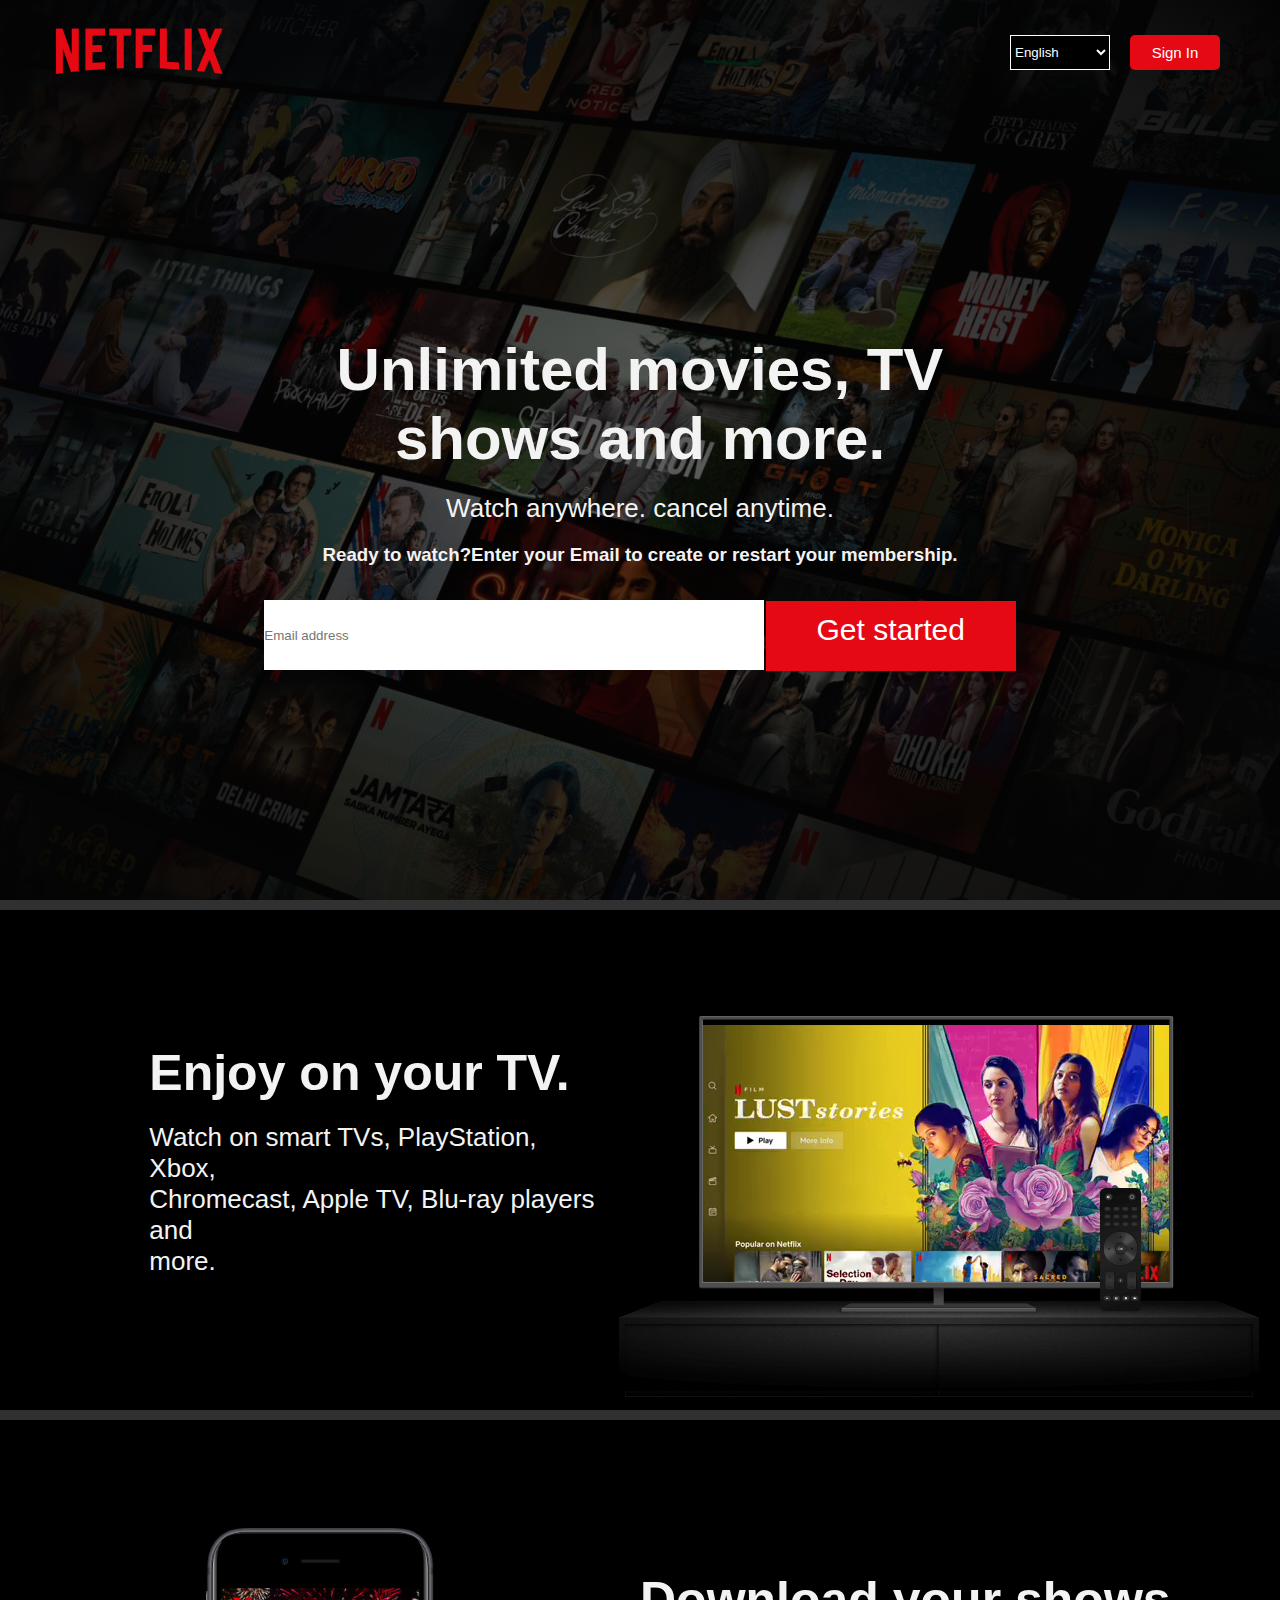
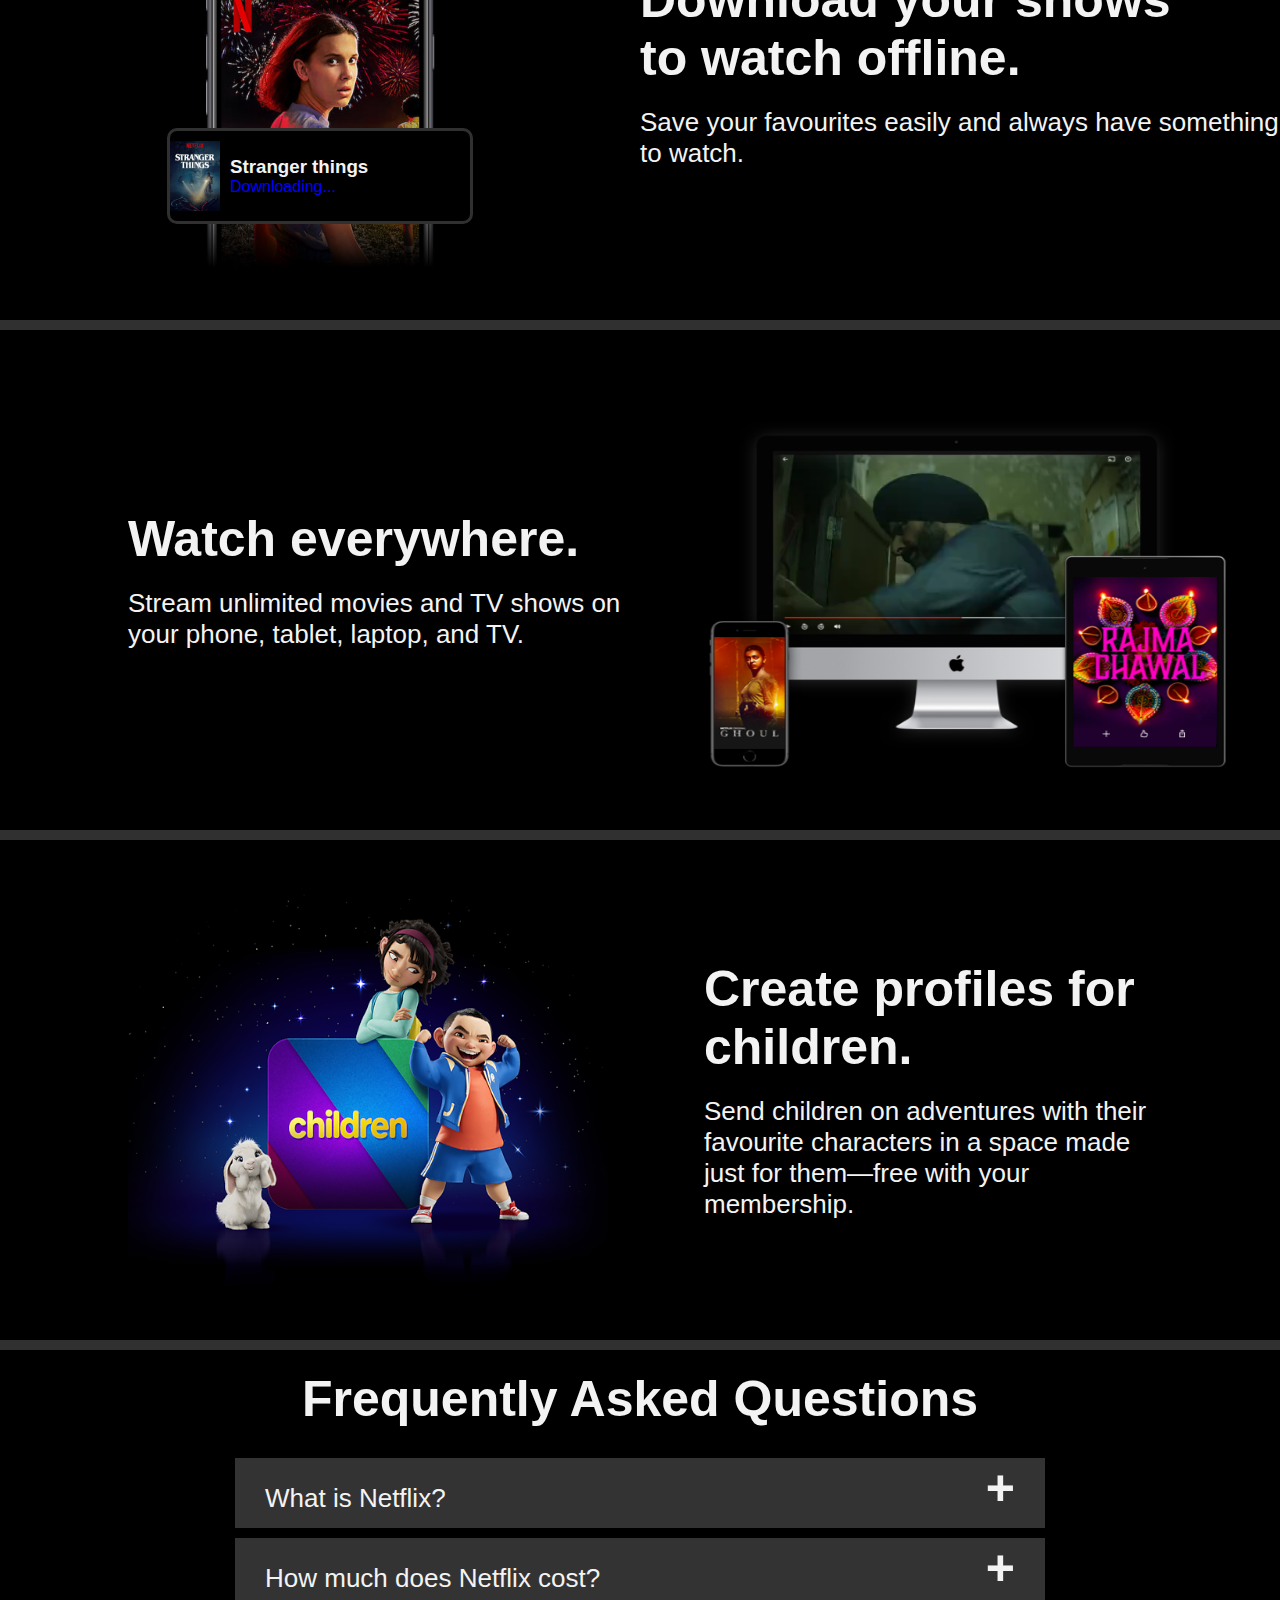
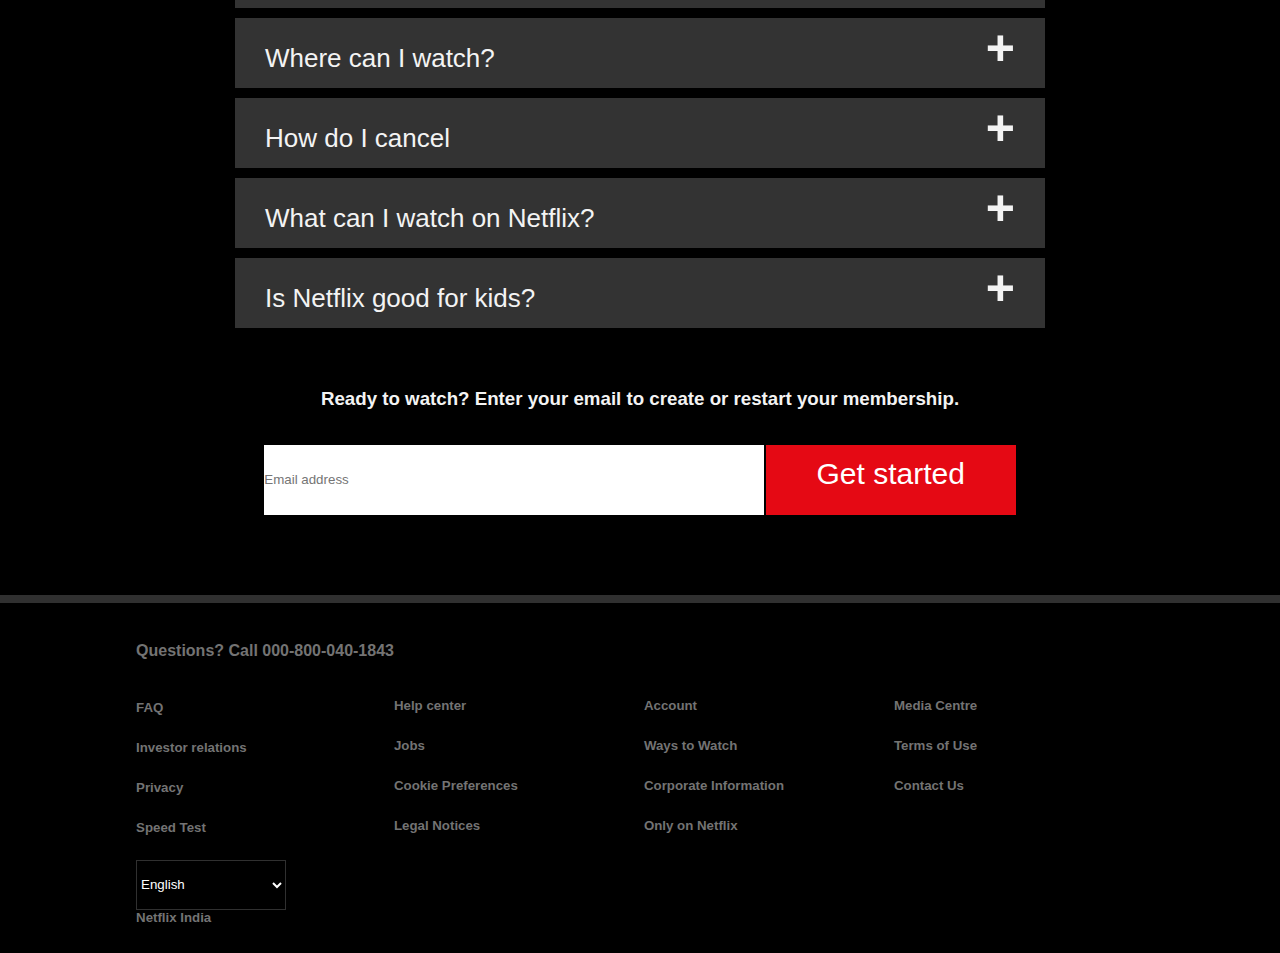
<file: index.html>
<!DOCTYPE html>
<html lang="en">

<head>
    <meta charset="UTF-8">
    <meta http-equiv="X-UA-Compatible" content="IE=edge">
    <meta name="viewport" content="width=device-width, initial-scale=1.0">
    <title>My Netflix</title>
    <link rel="stylesheet" href="style.css">
</head>

<body>
    
    <div class="main">

        <div class="section1">

            <div class="header">
                <div class="left-header">
                    <img id="netflix-logo" src="images/netflixlogo.png">
                </div>
                <div class="right-header">
                    <select name="text" id="lang-button">
                        <option value="text"><p>English</p></option>
                        <option value="text"><p>हिन्दी</p></option>
                    </select>
                    <button id="signin-button"><p>Sign In</p></button>
                </div>
            </div>
            <div class="section1-text">
                <h1>Unlimited movies, TV</h1>     
                <h1>shows and more.</h1>
                <h2>Watch anywhere. cancel anytime.</h2>
                <h3>Ready to watch?Enter your Email to create or restart your membership.</h3>
                <div class="emailstarted">
                    <input class="email" type="email" placeholder="Email address">
                    <button class="getstarted" ><p>Get started </p></button>
                </div>
            </div>
                
            
        </div>
        
        <div class="section2">
            <div class="section2-text">
                <h1>Enjoy on your TV.</h1>
                <h2>Watch on smart TVs, PlayStation, Xbox,<br>Chromecast, Apple TV, Blu-ray players and <br>more.</h2>
            </div>
            <div class="section2-media">
               
                <div class="section2-vdo">
                    <video autoplay muted loop>
                        <source src="images/section2vdo.m4v">
                    </video>
                </div>
                <div class="section2-img">
                    <img src="images/section2img.png">
                    
                </div>
                      
            </div>                   
            
        </div>
        
        <div class="section3">
            <div class="section3-media">
                <div class="section3-img">
                    <img src="images/section3img.jpg">
                </div>
                <div class="section3-media-bottom">
                    <img src="images/section3img2.png">
                    <div class="section3-media-bottom-text">       
                        <h3>Stranger things</h3>
                        <p>Downloading...</p>
                    </div>
                </div>
                
            </div>
            
            <div class="section3-text">
                <h1>Download your shows<br> to watch offline.</h1>
                <h2>Save your favourites easily and always have something to watch.</h2>
            </div>

        </div>
        
        <div class="section4">
            <div class="section4-text">
                <h1>Watch everywhere.</h1>
                <h2>Stream unlimited movies and TV shows on<br> your phone, tablet, laptop, and TV.</h2>
            </div>
            <div class="section4-media">
                <div class="section4-vdo">
                    <video autoplay muted loop>
                        <source src="images/section4vdo.m4v">
                    </video>
                </div>
                <div class="section4-img">
                    <img src="images/section4img.png">
                </div>
            </div>

        </div>
        
        <div class="section5">
            <div class="section5-media">
                <div class="section5-img">
                    <img src="images/section5img.png">
                </div>
            </div>
            <div class="section5-text">
                <h1>Create profiles for children.</h1>
                <h2>Send children on adventures with their favourite characters in a space made just for them—free with your membership.</h2>
            </div>
        </div>
        
        <div class="section6">
            <h1>Frequently Asked Questions</h1>
            <div class="question1">
                <h2>What is Netflix?</h2><h1>+</h1>
            </div>
            <div class="question1">
                <h2>How much does Netflix cost?</h2><h1>+</h1>
            </div>
            <div class="question1">
                <h2>Where  can I watch?</h2><h1>+</h1>
            </div>
            <div class="question1">
                <h2>How do I cancel</h2><h1>+</h1>
            </div>
            <div class="question1">
                <h2>What can I watch on Netflix?</h2><h1>+</h1>
            </div>
            <div class="question1">
                <h2>Is Netflix good for kids?</h2><h1>+</h1>
            </div>
            <h3>Ready to watch? Enter your email to create or restart your membership.</h3>
            <div class="emailstarted">
                <input class="email" type="email" placeholder="Email address">
                <button class="getstarted" ><p>Get started </p></button>
            </div>
        </div>
        
        <div class="section7">
            <div class="section7-col1">
                <h4>Questions? Call 000-800-040-1843</h4>
                <ul>
                    <li><h5>FAQ</h5></li>
                    <li><h5>Investor relations</h5></li>
                    <li><h5>Privacy</h5></li>
                    <li><h5>Speed Test</h5></li>   
                </ul>
            
                <select name="text" id="lang-button-bottom">
                        <option value="text">English</option>
                        <option value="text">हिन्दी</option>
                    </select>
                    <h5>Netflix India</h5>
                
            </div>
           
            <div class="section7-col2">
                <ul>
                    
                    <li><h5>Help center</h5></li>
                    <li><h5>Jobs</h5></li>
                    <li><h5>Cookie Preferences</h5></li>
                    <li><h5>Legal Notices</h5></li>   
                </ul>
            </div>
            <div class="section7-col3">
                <ul>
                    
                    <li><h5>Account</h5></li>
                    <li><h5>Ways to Watch</h5></li>
                    <li><h5>Corporate Information</h5></li>
                    <li><h5>Only on Netflix</h5></li>
                </ul>
            </div>
            <div class="section7-col4">
                <ul>
                    <li><h5>Media Centre</h5></li>
                    <li><h5>Terms of Use</h5></li>
                    <li><h5>Contact Us</h5></li>
                    <li><h5></h5></li>
                </ul>
            </div>

        </div>

    

    </div>
    

</body>

</html>
</file>
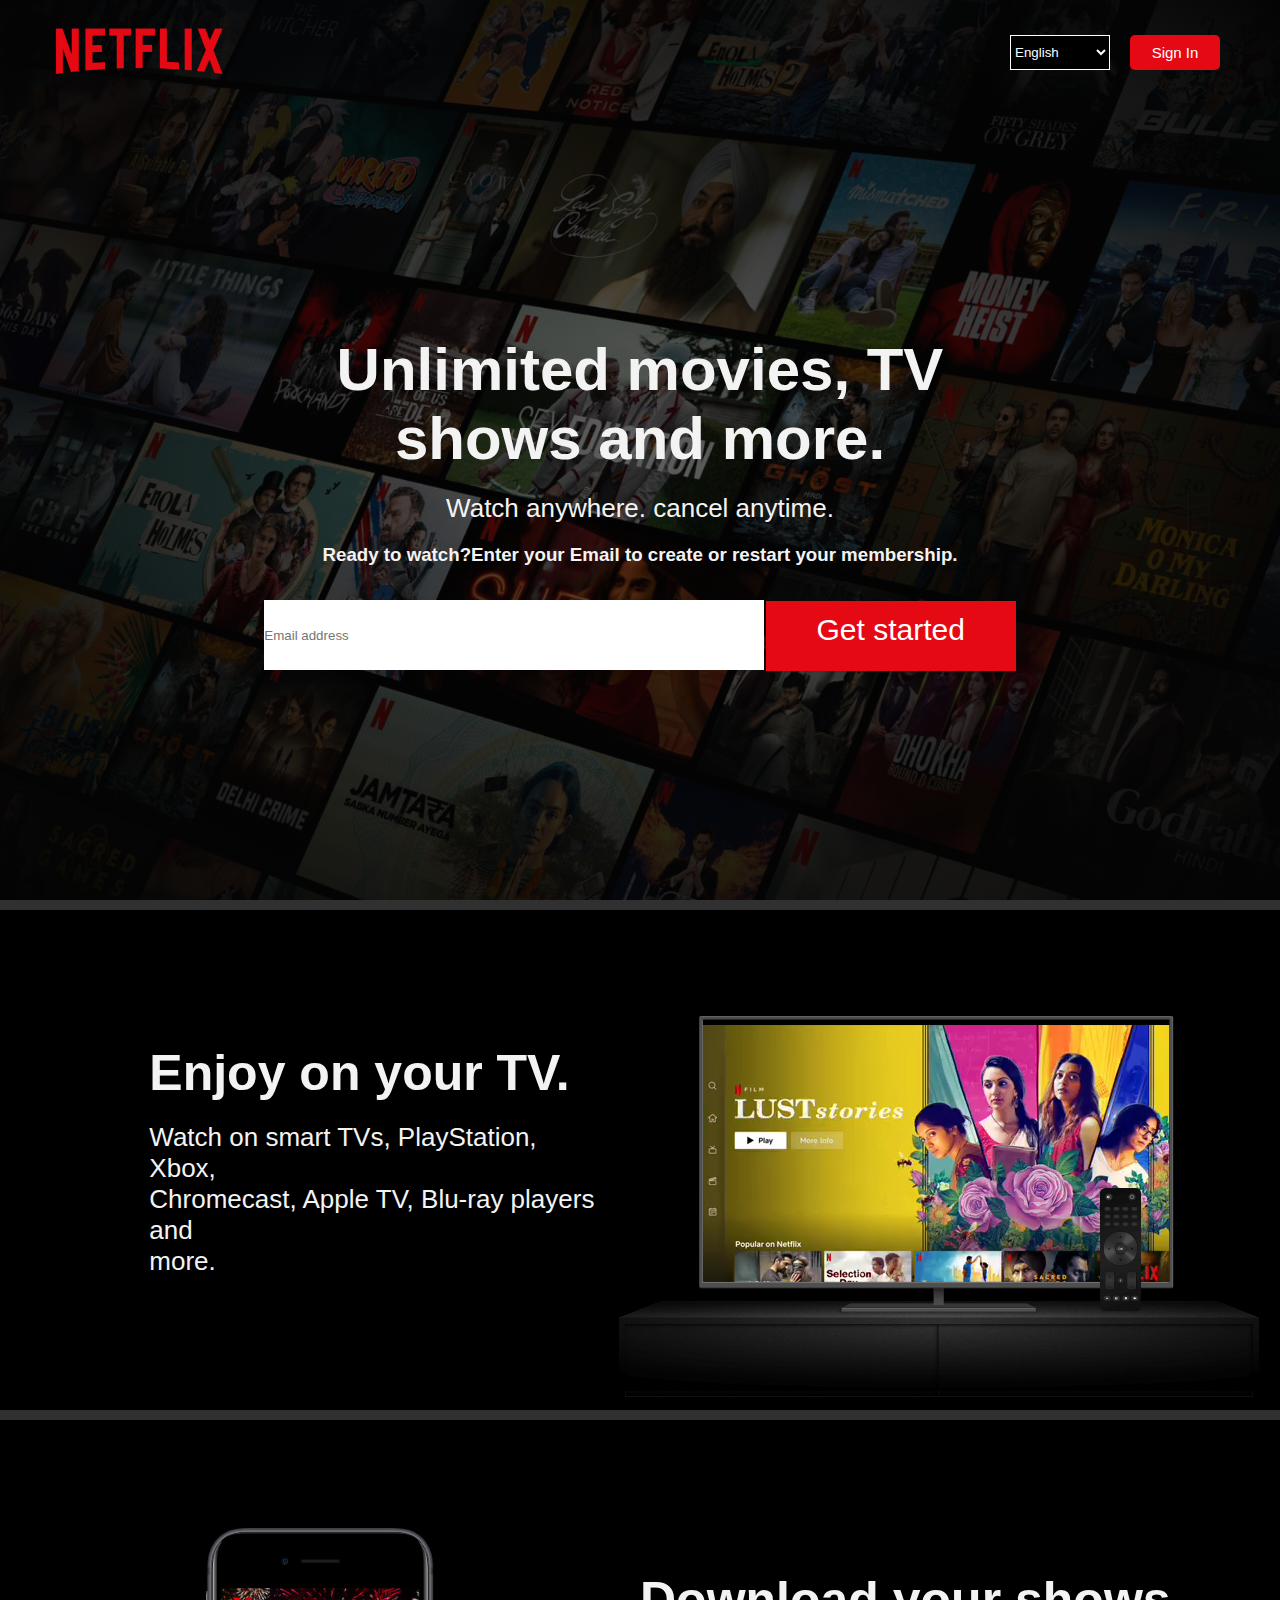
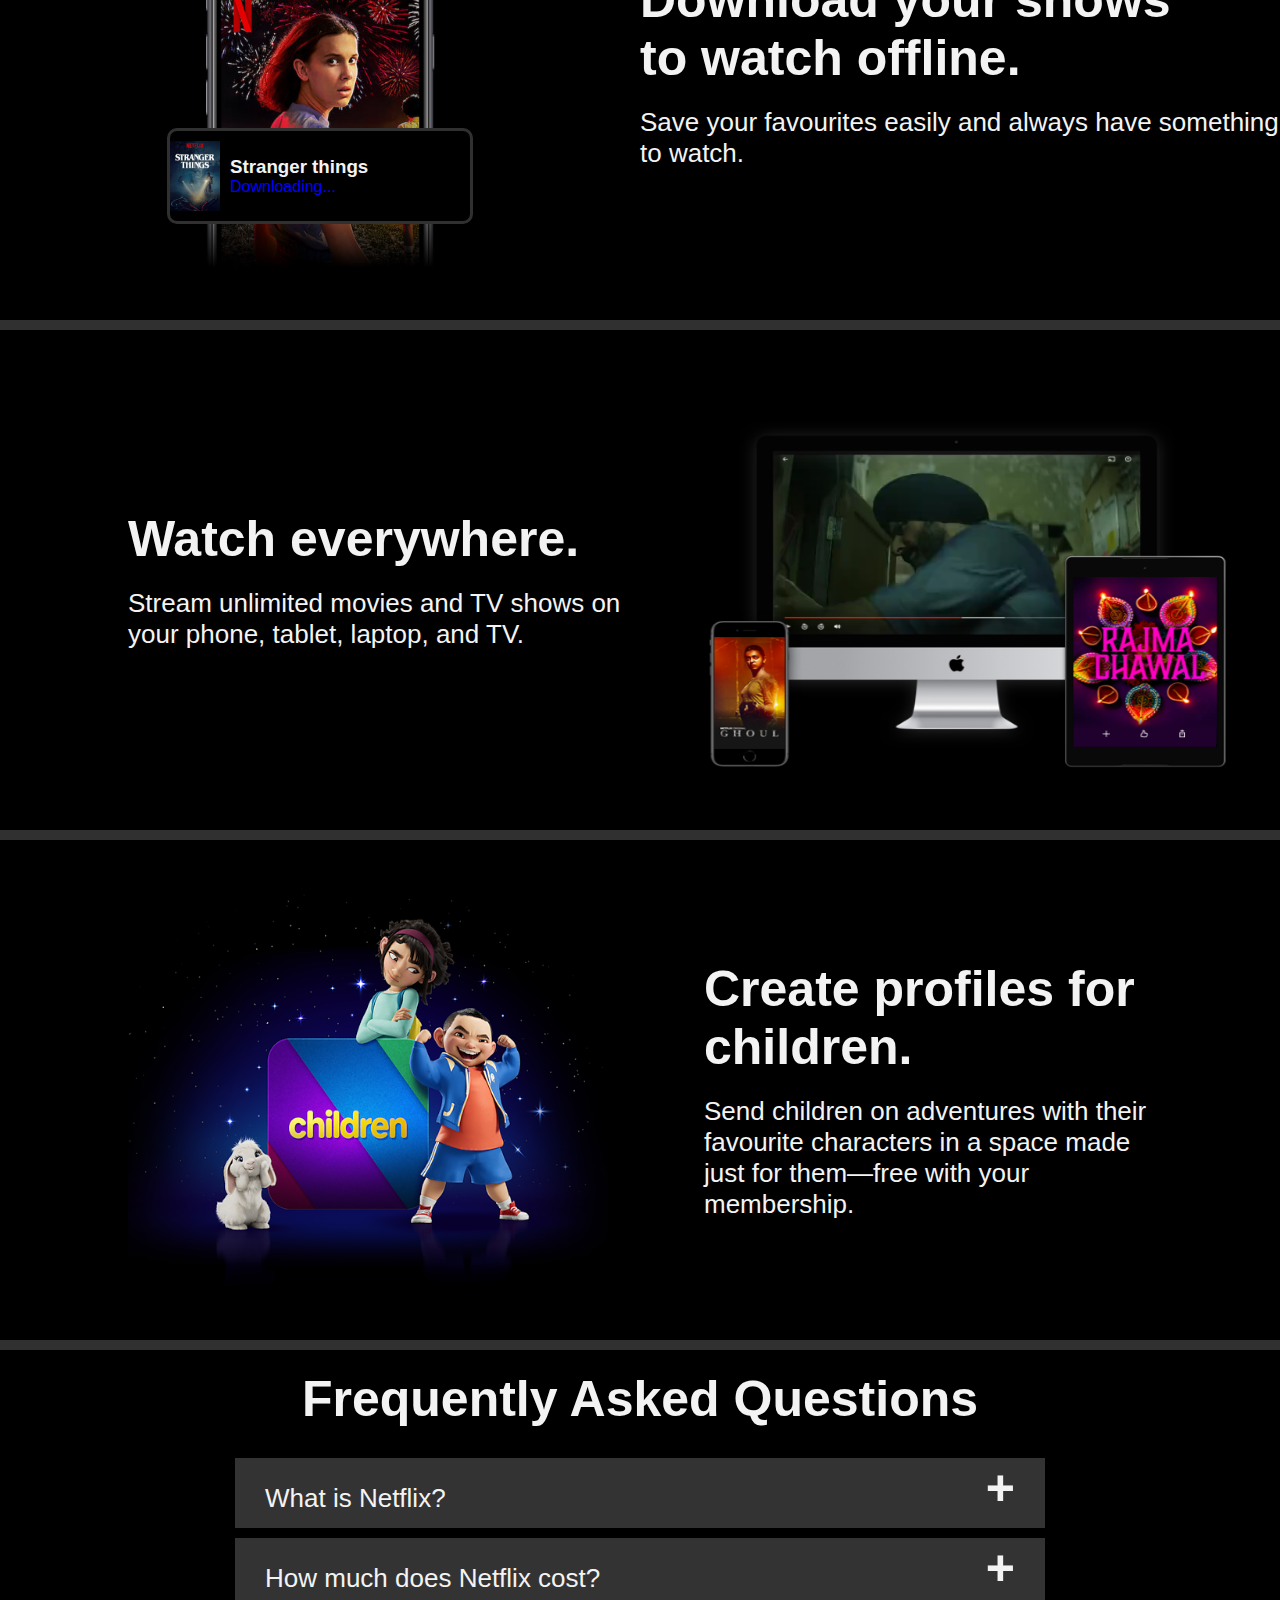
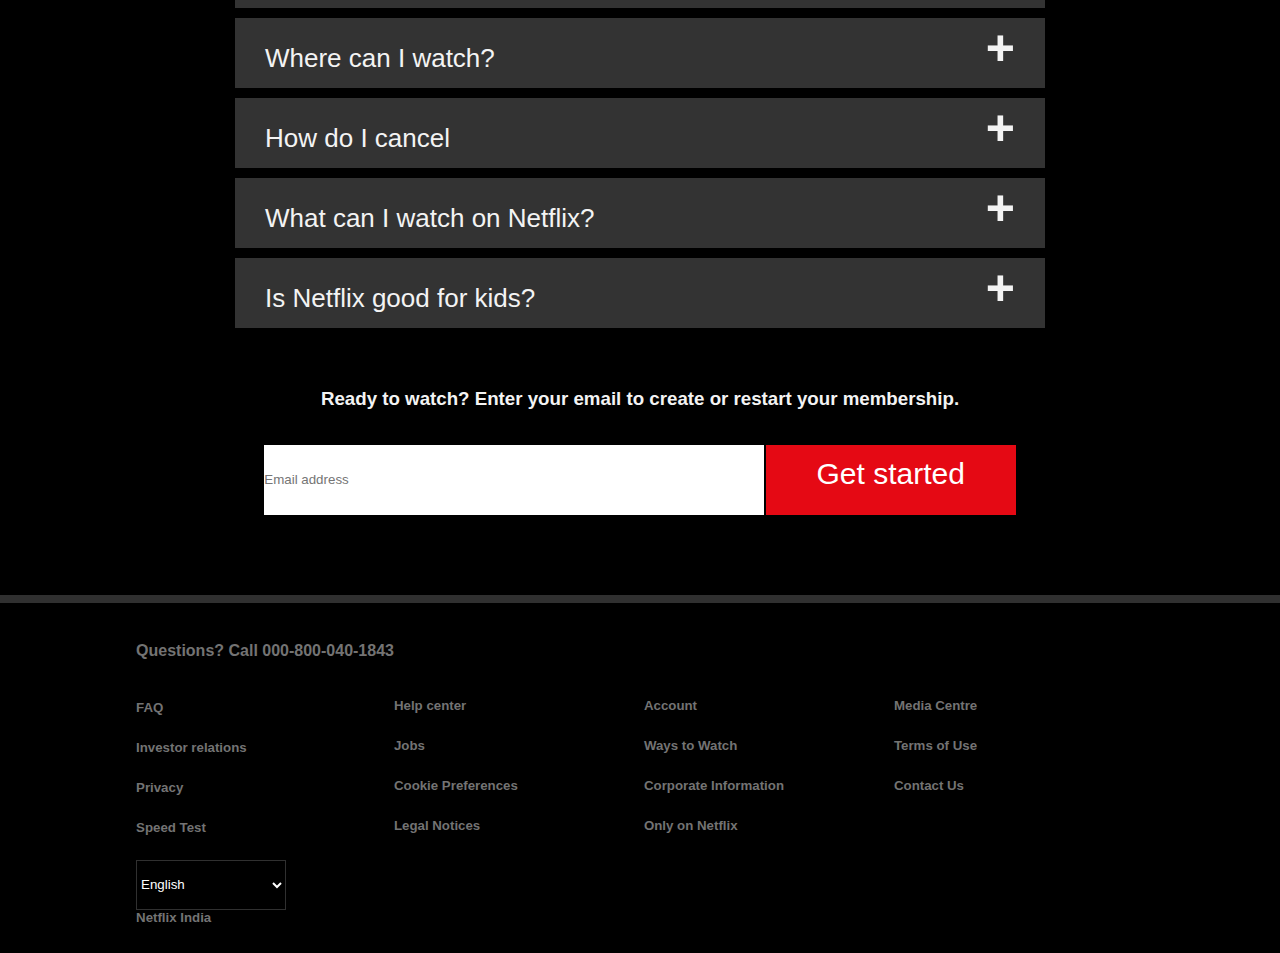
<file: netflix.html>
<!DOCTYPE html>
<html lang="en">

<head>
    <meta charset="UTF-8">
    <meta http-equiv="X-UA-Compatible" content="IE=edge">
    <meta name="viewport" content="width=device-width, initial-scale=1.0">
    <title>My Netflix</title>
    <link rel="stylesheet" href="netflixstyle.css">
</head>

<body>
    
    <div class="main">

        <div class="section1">

            <div class="header">
                <div class="left-header">
                    <img id="netflix-logo" src="images/netflixlogo.png">
                </div>
                <div class="right-header">
                    <select name="text" id="lang-button">
                        <option value="text"><p>English</p></option>
                        <option value="text"><p>हिन्दी</p></option>
                    </select>
                    <button id="signin-button"><p>Sign In</p></button>
                </div>
            </div>
            <div class="section1-text">
                <h1>Unlimited movies, TV</h1>     
                <h1>shows and more.</h1>
                <h2>Watch anywhere. cancel anytime.</h2>
                <h3>Ready to watch?Enter your Email to create or restart your membership.</h3>
                <div class="emailstarted">
                    <input class="email" type="email" placeholder="Email address">
                    <button class="getstarted" ><p>Get started </p></button>
                </div>
            </div>
                
            
        </div>
        
        <div class="section2">
            <div class="section2-text">
                <h1>Enjoy on your TV.</h1>
                <h2>Watch on smart TVs, PlayStation, Xbox,<br>Chromecast, Apple TV, Blu-ray players and <br>more.</h2>
            </div>
            <div class="section2-media">
               
                <div class="section2-vdo">
                    <video autoplay muted loop>
                        <source src="images/section2vdo.m4v">
                    </video>
                </div>
                <div class="section2-img">
                    <img src="images/section2img.png">
                    
                </div>
                      
            </div>                   
            
        </div>
        
        <div class="section3">
            <div class="section3-media">
                <div class="section3-img">
                    <img src="images/section3img.jpg">
                </div>
                <div class="section3-media-bottom">
                    <img src="images/section3img2.png">
                    <div class="section3-media-bottom-text">       
                        <h3>Stranger things</h3>
                        <p>Downloading...</p>
                    </div>
                </div>
                
            </div>
            
            <div class="section3-text">
                <h1>Download your shows<br> to watch offline.</h1>
                <h2>Save your favourites easily and always have something to watch.</h2>
            </div>

        </div>
        
        <div class="section4">
            <div class="section4-text">
                <h1>Watch everywhere.</h1>
                <h2>Stream unlimited movies and TV shows on<br> your phone, tablet, laptop, and TV.</h2>
            </div>
            <div class="section4-media">
                <div class="section4-vdo">
                    <video autoplay muted loop>
                        <source src="images/section4vdo.m4v">
                    </video>
                </div>
                <div class="section4-img">
                    <img src="images/section4img.png">
                </div>
            </div>

        </div>
        
        <div class="section5">
            <div class="section5-media">
                <div class="section5-img">
                    <img src="images/section5img.png">
                </div>
            </div>
            <div class="section5-text">
                <h1>Create profiles for children.</h1>
                <h2>Send children on adventures with their favourite characters in a space made just for them—free with your membership.</h2>
            </div>
        </div>
        
        <div class="section6">
            <h1>Frequently Asked Questions</h1>
            <div class="question1">
                <h2>What is Netflix?</h2><h1>+</h1>
            </div>
            <div class="question1">
                <h2>How much does Netflix cost?</h2><h1>+</h1>
            </div>
            <div class="question1">
                <h2>Where  can I watch?</h2><h1>+</h1>
            </div>
            <div class="question1">
                <h2>How do I cancel</h2><h1>+</h1>
            </div>
            <div class="question1">
                <h2>What can I watch on Netflix?</h2><h1>+</h1>
            </div>
            <div class="question1">
                <h2>Is Netflix good for kids?</h2><h1>+</h1>
            </div>
            <h3>Ready to watch? Enter your email to create or restart your membership.</h3>
            <div class="emailstarted">
                <input class="email" type="email" placeholder="Email address">
                <button class="getstarted" ><p>Get started </p></button>
            </div>
        </div>
        
        <div class="section7">
            <div class="section7-col1">
                <h4>Questions? Call 000-800-040-1843</h4>
                <ul>
                    <li><h5>FAQ</h5></li>
                    <li><h5>Investor relations</h5></li>
                    <li><h5>Privacy</h5></li>
                    <li><h5>Speed Test</h5></li>   
                </ul>
            
                <select name="text" id="lang-button-bottom">
                        <option value="text">English</option>
                        <option value="text">हिन्दी</option>
                    </select>
                    <h5>Netflix India</h5>
                
            </div>
           
            <div class="section7-col2">
                <ul>
                    
                    <li><h5>Help center</h5></li>
                    <li><h5>Jobs</h5></li>
                    <li><h5>Cookie Preferences</h5></li>
                    <li><h5>Legal Notices</h5></li>   
                </ul>
            </div>
            <div class="section7-col3">
                <ul>
                    
                    <li><h5>Account</h5></li>
                    <li><h5>Ways to Watch</h5></li>
                    <li><h5>Corporate Information</h5></li>
                    <li><h5>Only on Netflix</h5></li>
                </ul>
            </div>
            <div class="section7-col4">
                <ul>
                    <li><h5>Media Centre</h5></li>
                    <li><h5>Terms of Use</h5></li>
                    <li><h5>Contact Us</h5></li>
                    <li><h5></h5></li>
                </ul>
            </div>

        </div>

    

    </div>
    

</body>

</html>
</file>
<file: style.css>
*{
    border: 0;
    padding: 0;
    margin: 0;
}


.main{
    width: 100%;
    display: flex;
    flex-direction: column;
    background-color:#303030;
    color: #f3f3f3;
    direction: ltr;
    font-family:Helvetica,sans-serif;
    font-size: 16px;
}
h2{
    font-size: 1.625rem;
    font-weight: 400;
    margin-top: 20px;
}
h1{
       font-size: 50px;
        
    
}
/* SECTION 1 STARTS */
.section1{
    background:radial-gradient(rgba(4,4,4,0.508),rgb(4,4,4)), url(images/netflixbackground.jpg);
    background-size: cover;   
    width: 100%;
    height: 100vh;
    display: flex;
    flex-direction: column;
}
.section1-text h1{
    font-size: 60px;
}
.header {
    display: flex;
    width: 100%;
    height: 120px;
    align-items: center;
}

.left-header{
    width: 35%;
}

#netflix-logo {
    height: 55px;
    width: 178px;
    margin-left: 50px;
}

.right-header {
    margin-right: 20px;
    width: 65%;
    display: flex;
    justify-content:end;
}
.right-header p{
    font-size: 15px;
}

#lang-button {
    width: 100px;
    height: 35px;
    color: #fff;
    border: #fff 1px solid;
    background-color: black;
    margin-left: 100px;
    margin-right: 20px;
    
}
#signin-button{
    height:35px ;
    width: 90px;
    color: #fff;
    background-color: #e50914;
    border: 0;
    border-radius: 5px;
    margin-right: 40px;
}

 .section1-text{
    width: 100%;
    display: flex;
    flex-direction: column; 
    height: 100%;    
    justify-content: center;
    align-items: center;
} 


.section1-text h3{
    margin-top: 20px;
}
.email{
    margin-top: 20px;
    width: 500px;
    height: 70px;
    border: 0;
    
}
.getstarted{
   
    
    margin-top: 35px;
    border: 0;
    margin-left: -3px;
    width: 250px;
    height: 70px; 
    color: white;
    background-color: #e50914;
    
    
}
.getstarted p{
    margin-bottom: 12px;
    font-size: 30px;
   
    
}

/* SECTION 1 END */
/* SECTION 2 STARTS */
.section2{
    background-color: black;
    height: 500px;
    width: 100%;
    margin-top: 10px;
    display: flex;
    justify-content: space-evenly;
    
}
.section2-text{
    width: 35%;

    display: flex;
    flex-direction: column;
    justify-content: center;
    
   
}
.section2-text h1{
    font-size: 50px;
    
}
.section2-media{
    width: 30%;
    
    display: flex;
    justify-content: center;
    align-items: center;
    position: relative;
}
.section2-img{
    display: flex;
    align-items:center ;
    position: absolute;
   
}
.section2-vdo{
    display: flex;
    align-items: center;
    position: absolute;
    
}



/* SECTION 2 ENDS */
/* SECTION 3 STARTS */
.section3{
    background-color: black;
    height: 500px;
    width: 100%;
    margin-top: 10px;
    display: flex;
   justify-content: space-evenly;
   align-items: center;
}

.section3-media{
    width: 50%;
    display: flex;
   justify-content: center;   
   position: relative;
}
.section3-img img{
    width: 500px;
    height: 400px;    
}
.section3-media-bottom {
    width: 300px;
    height: 90px;
    display: flex;
    margin-top: 260px;
    align-items: center;
    border-radius: 10px;
    border:#303030 solid;
    position: absolute;

    background-color: black;
}
.section3-media-bottom img{
    width: 50px;
    height: 70px;

}
.section3-text h1{
    font-size: 50px;
    
}

.section3-text {
    width: 50%;   
}
.section3-media-bottom-text{
    margin-left: 10px;
}
.section3-media-bottom-text p{
    color: blue;

}
/* SECTION 3 ENDS */

/* SECTION 4 STARTS */

.section4{
    background-color: black;
    height: 500px;
    width: 100%;
    margin-top: 10px;
    display: flex;
    justify-content: space-evenly;
    
}
.section4-text{
    width: 40%;
    display: flex;
    flex-direction: column;
    justify-content: center;
    align-items: flex-start;
}
.section4-media{
    width: 30%;
    display: flex;
    justify-content: center;
    align-items: center;
    position: relative; 
}
.section4-img{
    position: absolute;
    margin-top: 60px;
   
}
.section4-vdo{
    margin-bottom: 60px;
  
    
}
.section4-vdo video{
    width: 400px;
    height: 210px;
}
.section4-img img{
    width:600px ;
    height:400px ;
}

/* SECTION 4 ENDS */

/* SECTION 5 STARTS */
.section5 {
    background-color: black;
    height: 500px;
    width: 100%;
    margin-top: 10px;
    display: flex;
    align-items: center;
    justify-content: space-evenly;
}

.section5-media{
    width: 35%;
   
}
.section5-text{
    width: 35%;
}
.section5-img img{
    width: 500px;
    height: 400px;
}
/* SECTION5 ENDS */
/* SECTION 6 STARTS */
.section6{
    display: flex;
    flex-direction: column;
  justify-content: space-evenly;
    align-items: center;
    margin-top: 10px;
    background-color:black;
    height:100%;
    width: 100%; 
}
.section6 h1{
    margin-top: 20px;
    margin-bottom: 20px;
}
.question1{
display: flex;
width: 750px;
height: 60px;
background-color:#333;
margin-top: 10px;
align-items: center;
justify-content: space-between;
padding: 0 30px 10px 30px ;
cursor: pointer;

}
.section6 h3{
    margin-top: 60px;
}
.section6 .emailstarted{
    margin-bottom: 80px;
}



/* SECTION 6 ENDS */
.section7 {
    display: flex;
    margin-top: 8px;
    background-color: black;
    color: #737373;
    width: 100%;
    height: 350px;
    align-items: center;
    justify-content: center;
    
}
li{

    list-style: none;
    width: 250px;
    height: 40px;
    /* line-height: 10px; */
}
.section7 h4{
    margin-bottom: 40px;
    
}

#lang-button-bottom{
    width: 150px;
    height: 50px;
    margin-top: 0px;
    color: #fff;
    border: #303030 1px solid;
    background-color:black;

}
.section7-col1{
    margin-top: 10px;
}
</file>
<file: netflixstyle.css>
*{
    border: 0;
    padding: 0;
    margin: 0;
}


.main{
    width: 100%;
    display: flex;
    flex-direction: column;
    background-color:#303030;
    color: #f3f3f3;
    direction: ltr;
    font-family:Helvetica,sans-serif;
    font-size: 16px;
}
h2{
    font-size: 1.625rem;
    font-weight: 400;
    margin-top: 20px;
}
h1{
       font-size: 50px;
        
    
}
/* SECTION 1 STARTS */
.section1{
    background:radial-gradient(rgba(4,4,4,0.508),rgb(4,4,4)), url(images/netflixbackground.jpg);
    background-size: cover;   
    width: 100%;
    height: 100vh;
    display: flex;
    flex-direction: column;
}
.section1-text h1{
    font-size: 60px;
}
.header {
    display: flex;
    width: 100%;
    height: 120px;
    align-items: center;
}

.left-header{
    width: 35%;
}

#netflix-logo {
    height: 55px;
    width: 178px;
    margin-left: 50px;
}

.right-header {
    margin-right: 20px;
    width: 65%;
    display: flex;
    justify-content:end;
}
.right-header p{
    font-size: 15px;
}

#lang-button {
    width: 100px;
    height: 35px;
    color: #fff;
    border: #fff 1px solid;
    background-color: black;
    margin-left: 100px;
    margin-right: 20px;
    
}
#signin-button{
    height:35px ;
    width: 90px;
    color: #fff;
    background-color: #e50914;
    border: 0;
    border-radius: 5px;
    margin-right: 40px;
}

 .section1-text{
    width: 100%;
    display: flex;
    flex-direction: column; 
    height: 100%;    
    justify-content: center;
    align-items: center;
} 


.section1-text h3{
    margin-top: 20px;
}
.email{
    margin-top: 20px;
    width: 500px;
    height: 70px;
    border: 0;
    
}
.getstarted{
   
    
    margin-top: 35px;
    border: 0;
    margin-left: -3px;
    width: 250px;
    height: 70px; 
    color: white;
    background-color: #e50914;
    
    
}
.getstarted p{
    margin-bottom: 12px;
    font-size: 30px;
   
    
}

/* SECTION 1 END */
/* SECTION 2 STARTS */
.section2{
    background-color: black;
    height: 500px;
    width: 100%;
    margin-top: 10px;
    display: flex;
    justify-content: space-evenly;
    
}
.section2-text{
    width: 35%;

    display: flex;
    flex-direction: column;
    justify-content: center;
    
   
}
.section2-text h1{
    font-size: 50px;
    
}
.section2-media{
    width: 30%;
    
    display: flex;
    justify-content: center;
    align-items: center;
    position: relative;
}
.section2-img{
    display: flex;
    align-items:center ;
    position: absolute;
   
}
.section2-vdo{
    display: flex;
    align-items: center;
    position: absolute;
    
}



/* SECTION 2 ENDS */
/* SECTION 3 STARTS */
.section3{
    background-color: black;
    height: 500px;
    width: 100%;
    margin-top: 10px;
    display: flex;
   justify-content: space-evenly;
   align-items: center;
}

.section3-media{
    width: 50%;
    display: flex;
   justify-content: center;   
   position: relative;
}
.section3-img img{
    width: 500px;
    height: 400px;    
}
.section3-media-bottom {
    width: 300px;
    height: 90px;
    display: flex;
    margin-top: 260px;
    align-items: center;
    border-radius: 10px;
    border:#303030 solid;
    position: absolute;

    background-color: black;
}
.section3-media-bottom img{
    width: 50px;
    height: 70px;

}
.section3-text h1{
    font-size: 50px;
    
}

.section3-text {
    width: 50%;   
}
.section3-media-bottom-text{
    margin-left: 10px;
}
.section3-media-bottom-text p{
    color: blue;

}
/* SECTION 3 ENDS */

/* SECTION 4 STARTS */

.section4{
    background-color: black;
    height: 500px;
    width: 100%;
    margin-top: 10px;
    display: flex;
    justify-content: space-evenly;
    
}
.section4-text{
    width: 40%;
    display: flex;
    flex-direction: column;
    justify-content: center;
    align-items: flex-start;
}
.section4-media{
    width: 30%;
    display: flex;
    justify-content: center;
    align-items: center;
    position: relative; 
}
.section4-img{
    position: absolute;
    margin-top: 60px;
   
}
.section4-vdo{
    margin-bottom: 60px;
  
    
}
.section4-vdo video{
    width: 400px;
    height: 210px;
}
.section4-img img{
    width:600px ;
    height:400px ;
}

/* SECTION 4 ENDS */

/* SECTION 5 STARTS */
.section5 {
    background-color: black;
    height: 500px;
    width: 100%;
    margin-top: 10px;
    display: flex;
    align-items: center;
    justify-content: space-evenly;
}

.section5-media{
    width: 35%;
   
}
.section5-text{
    width: 35%;
}
.section5-img img{
    width: 500px;
    height: 400px;
}
/* SECTION5 ENDS */
/* SECTION 6 STARTS */
.section6{
    display: flex;
    flex-direction: column;
  justify-content: space-evenly;
    align-items: center;
    margin-top: 10px;
    background-color:black;
    height:100%;
    width: 100%; 
}
.section6 h1{
    margin-top: 20px;
    margin-bottom: 20px;
}
.question1{
display: flex;
width: 750px;
height: 60px;
background-color:#333;
margin-top: 10px;
align-items: center;
justify-content: space-between;
padding: 0 30px 10px 30px ;
cursor: pointer;

}
.section6 h3{
    margin-top: 60px;
}
.section6 .emailstarted{
    margin-bottom: 80px;
}



/* SECTION 6 ENDS */
.section7 {
    display: flex;
    margin-top: 8px;
    background-color: black;
    color: #737373;
    width: 100%;
    height: 350px;
    align-items: center;
    justify-content: center;
    
}
li{

    list-style: none;
    width: 250px;
    height: 40px;
    /* line-height: 10px; */
}
.section7 h4{
    margin-bottom: 40px;
    
}

#lang-button-bottom{
    width: 150px;
    height: 50px;
    margin-top: 0px;
    color: #fff;
    border: #303030 1px solid;
    background-color:black;

}
.section7-col1{
    margin-top: 10px;
}
</file>
